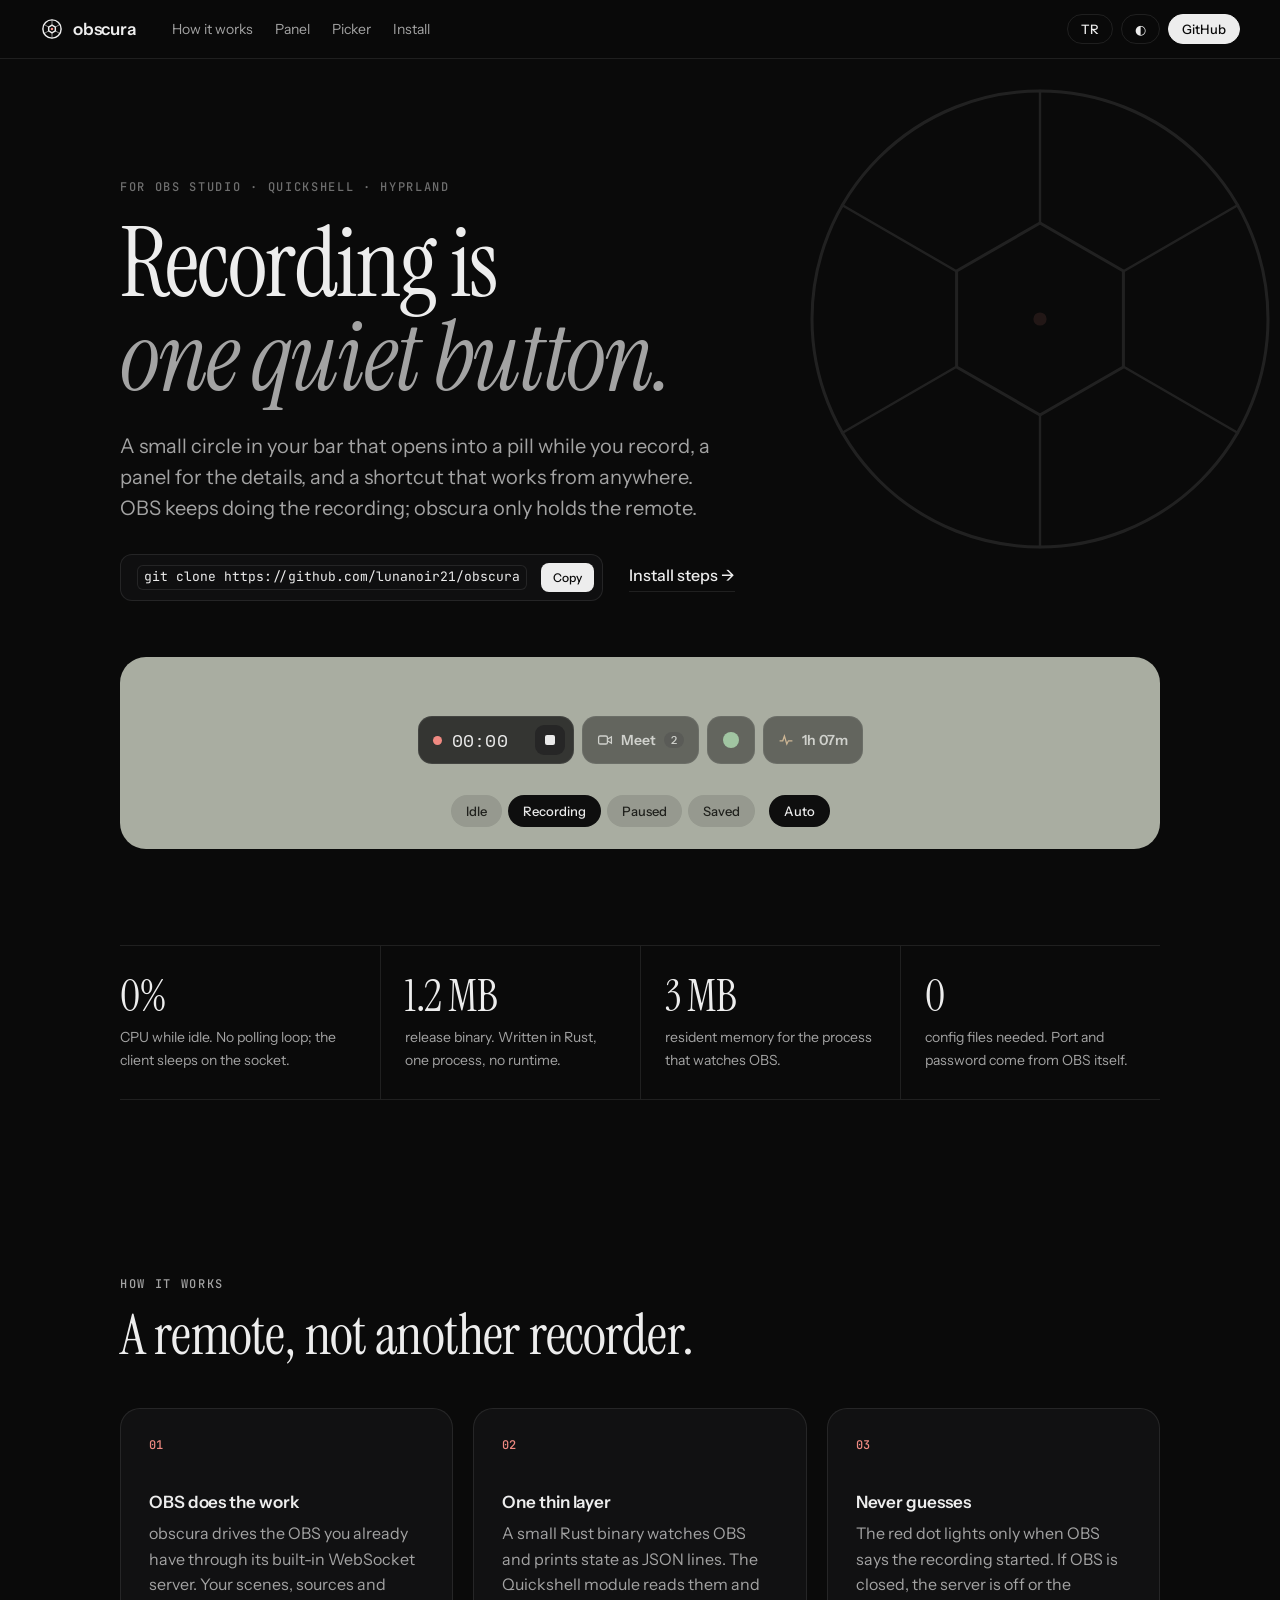
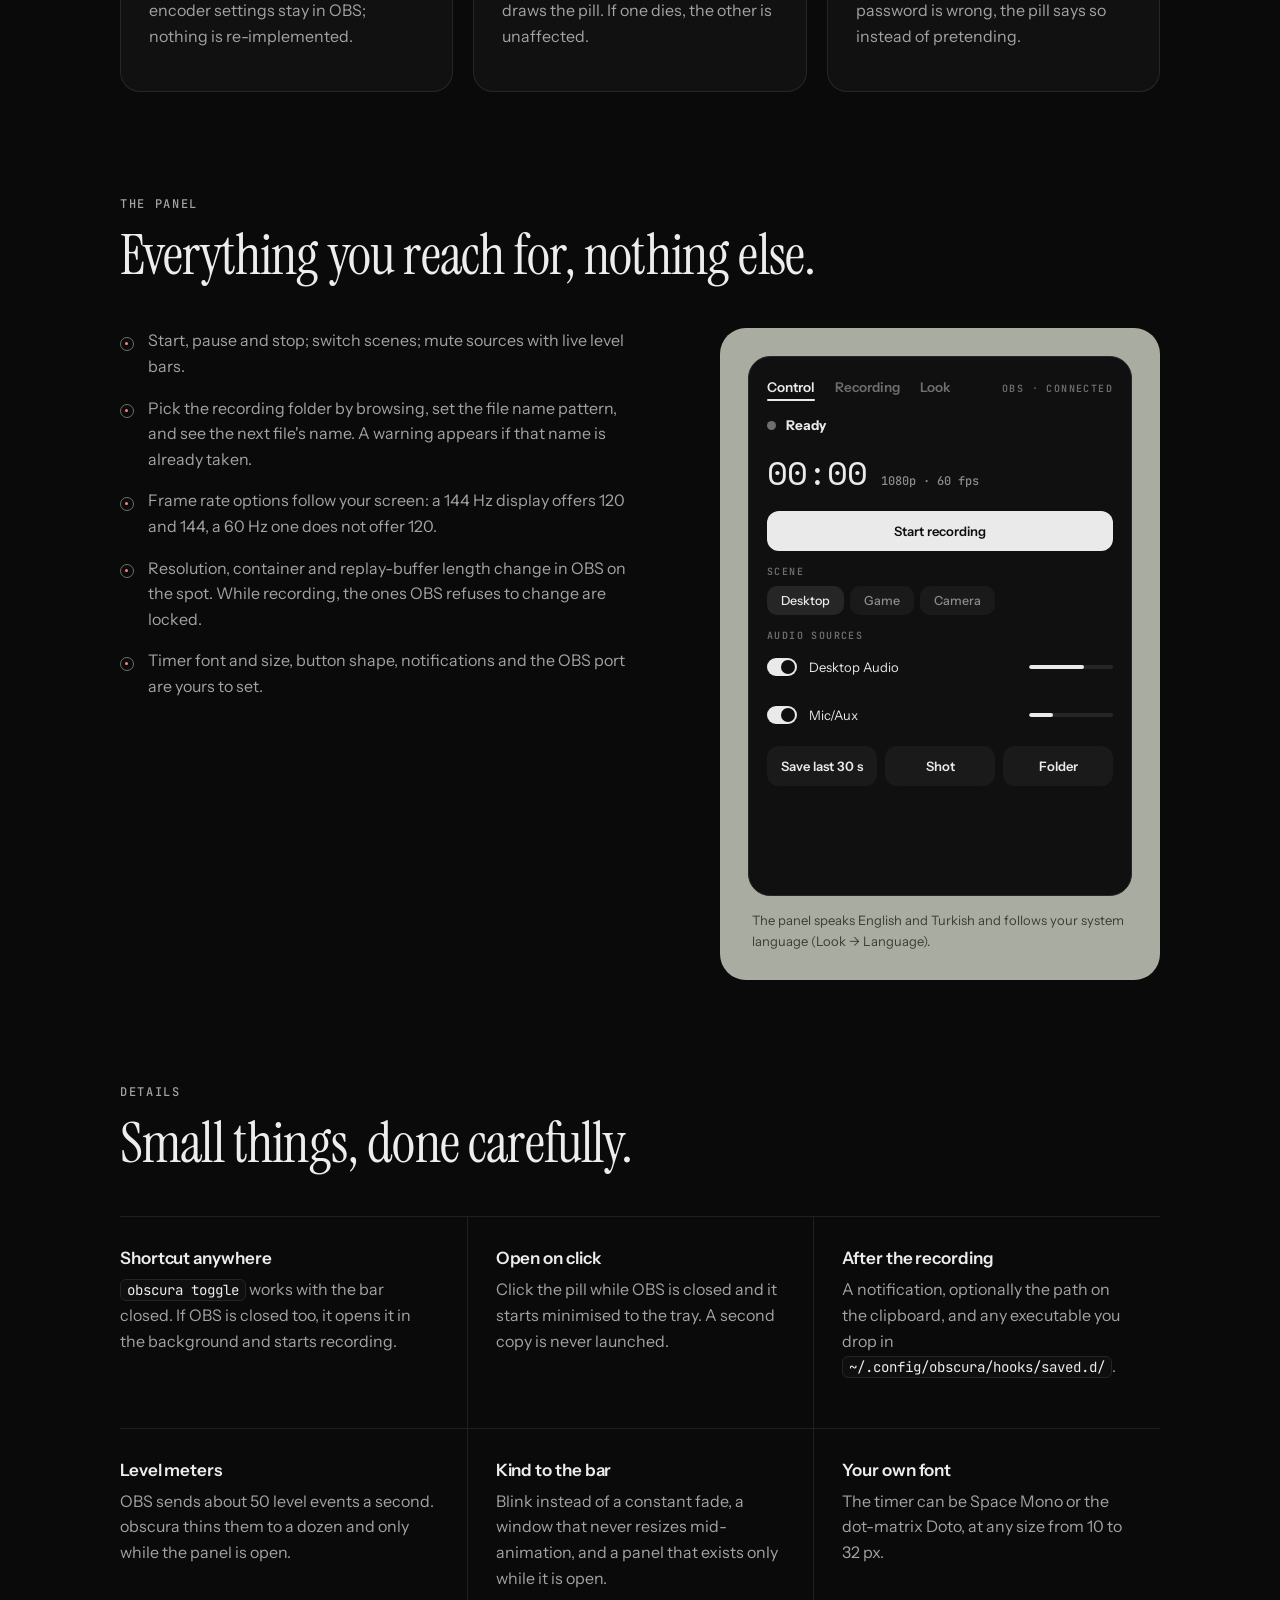
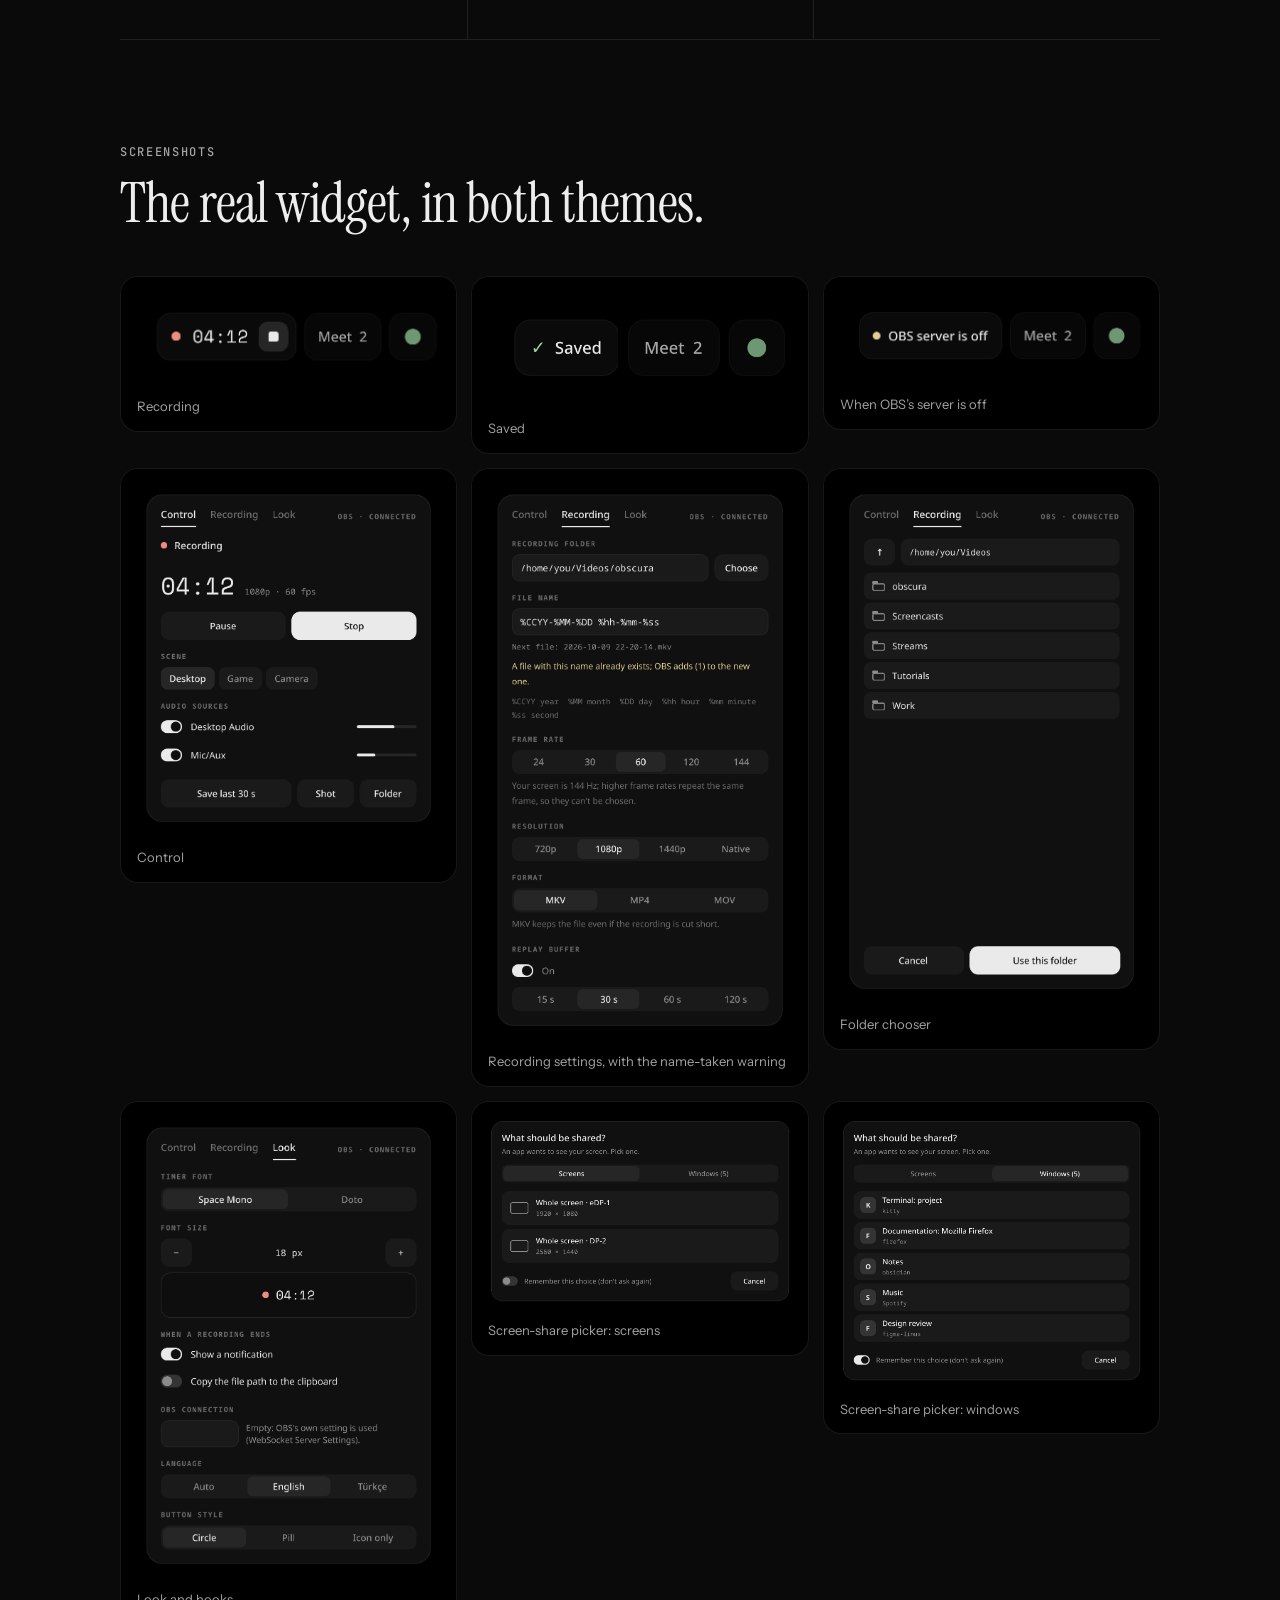
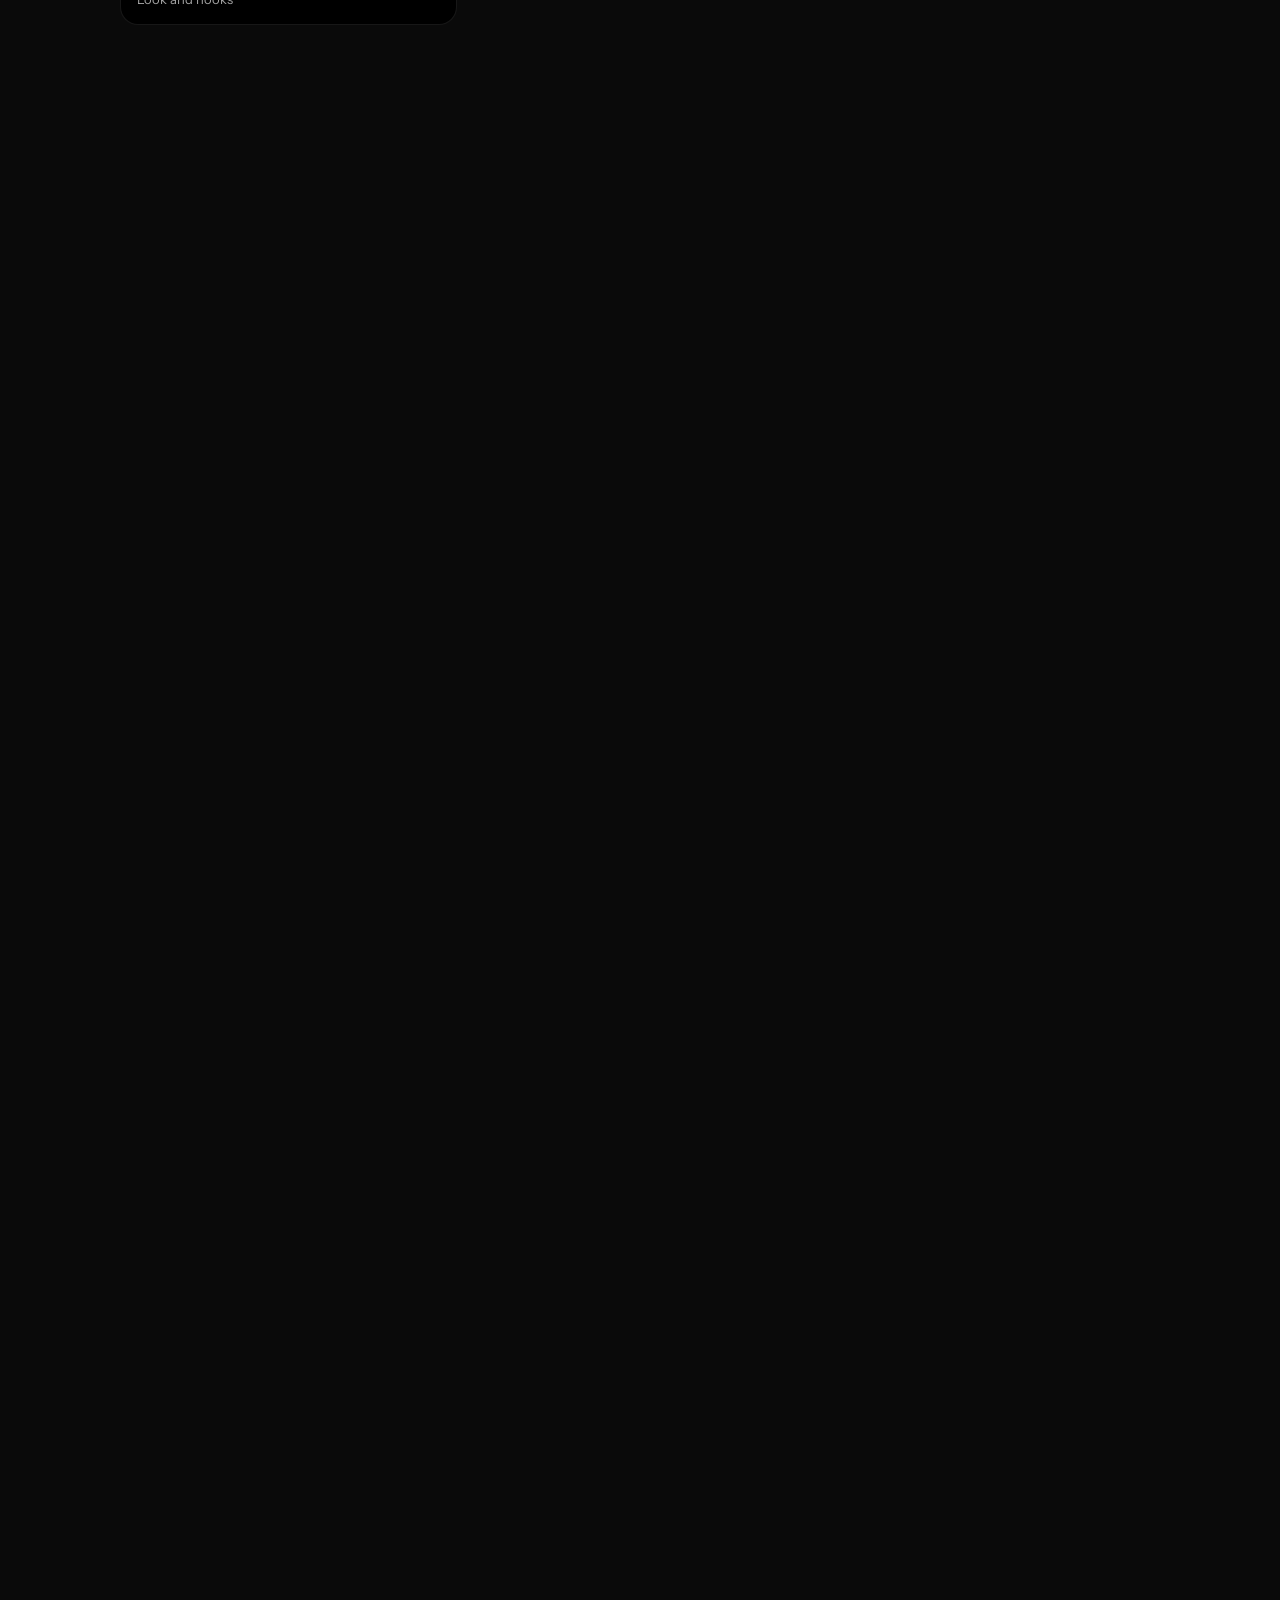
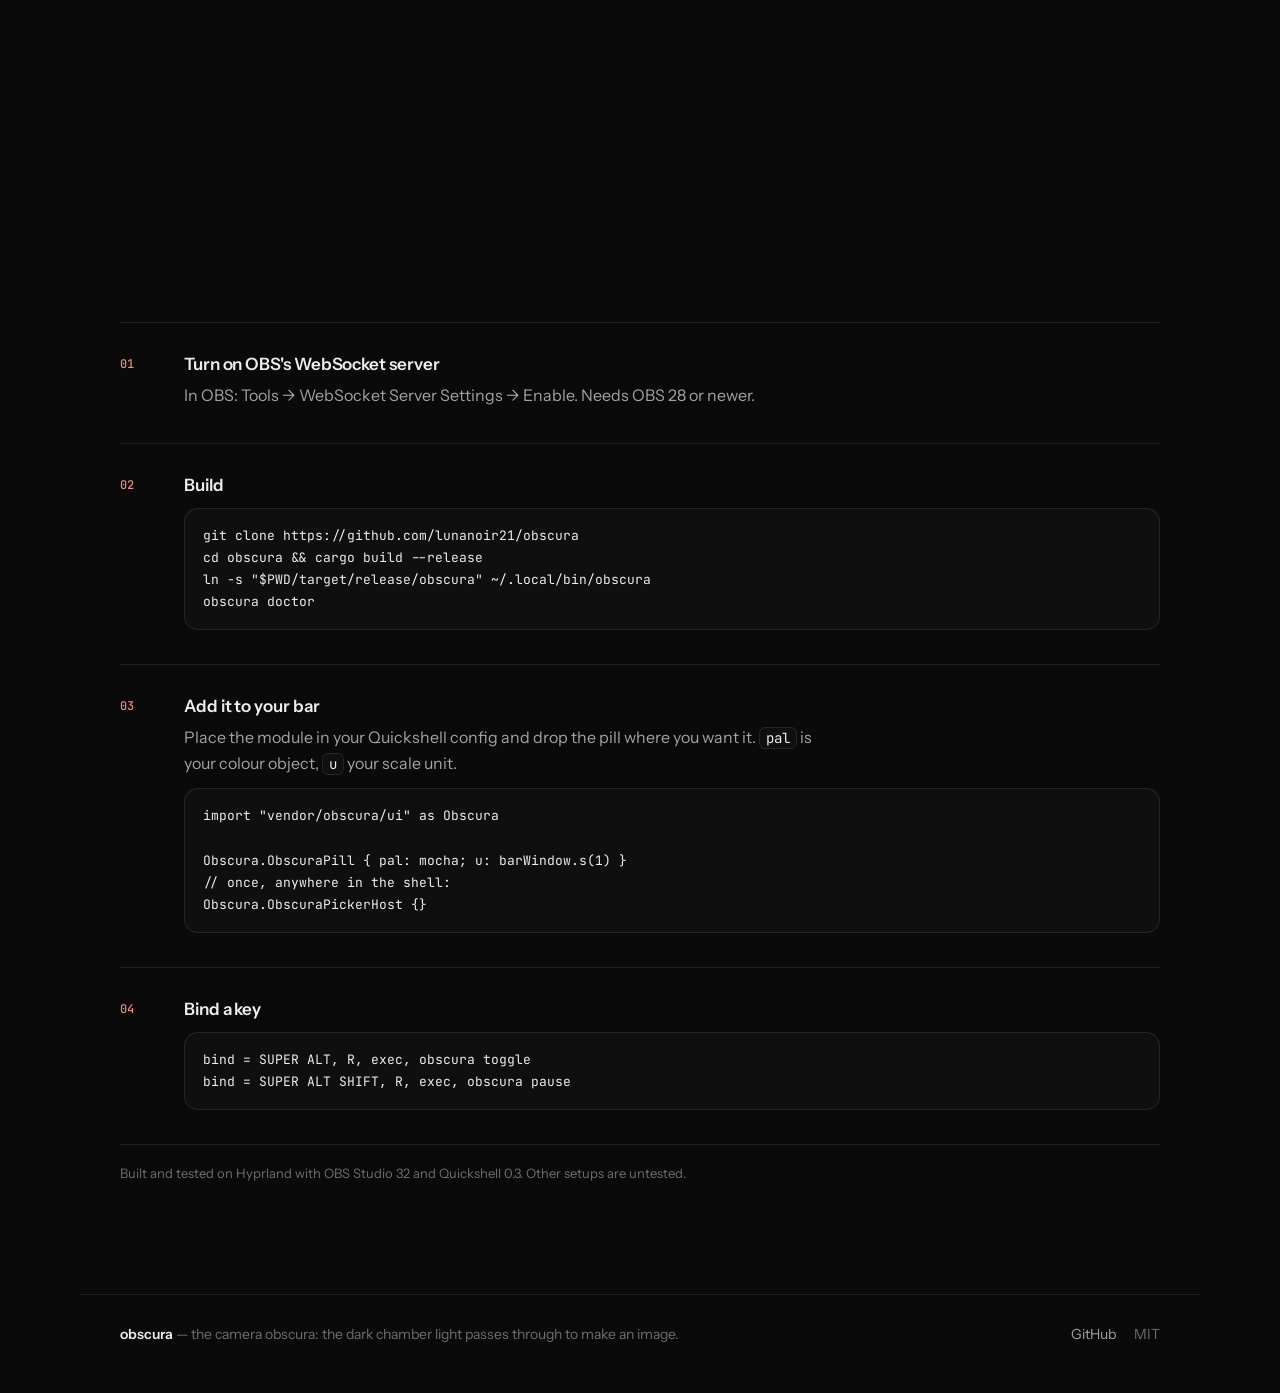
<file: docs/index.html>
<!doctype html>
<html lang="en" data-theme="dark">
<head>
<meta charset="utf-8">
<meta name="viewport" content="width=device-width, initial-scale=1">
<title>obscura — OBS recording for Quickshell</title>
<meta name="description" content="A thin control layer for OBS Studio on Hyprland: a quiet button in your bar that grows into a pill while you record, a panel for the details, and a shortcut that works from anywhere.">
<link rel="icon" href="favicon.svg" type="image/svg+xml">
<link rel="apple-touch-icon" href="assets/logo-256.png">
<meta property="og:image" content="cover.png">
<link rel="preconnect" href="https://fonts.googleapis.com">
<link rel="preconnect" href="https://fonts.gstatic.com" crossorigin>
<link href="https://fonts.googleapis.com/css2?family=Instrument+Serif:ital@0;1&family=Instrument+Sans:wght@400;500;600&family=JetBrains+Mono:wght@400;500&family=Space+Mono&family=Doto:wght@700;900&display=swap" rel="stylesheet">
<link rel="stylesheet" href="site.css">
</head>
<body>

<header class="nav">
  <a class="brand" href="#top" aria-label="obscura">
    <svg width="24" height="24" viewBox="0 0 100 100" aria-hidden="true" fill="none"><circle cx="50" cy="50" r="38" stroke="currentColor" stroke-width="6"/><polygon points="50,34 63.9,42 63.9,58 50,66 36.1,58 36.1,42" stroke="currentColor" stroke-width="6" stroke-linejoin="round"/><path d="M50 12v22M83 31l-19 11M83 69 64 58M50 88V66M17 69l19-11M17 31l19 11" stroke="currentColor" stroke-width="4" stroke-linecap="round" opacity=".6"/><circle cx="50" cy="50" r="5.5" class="dot"/></svg>
    <span>obscura</span>
  </a>
  <nav aria-label="Sections">
    <a href="#how" data-i18n="nav.how">How it works</a>
    <a href="#panel" data-i18n="nav.panel">Panel</a>
    <a href="#picker" data-i18n="nav.picker">Picker</a>
    <a href="#install" data-i18n="nav.install">Install</a>
  </nav>
  <div class="tools">
    <button class="chip" id="lang" type="button" aria-label="Language">TR</button>
    <button class="chip" id="theme" type="button" aria-label="Theme">◐</button>
    <a class="chip strong" href="https://github.com/lunanoir21/obscura">GitHub</a>
  </div>
</header>

<main id="top">

<!-- ───────── hero ───────── -->
<section class="hero">
  <svg class="obscura-ring" viewBox="0 0 100 100" aria-hidden="true" fill="none"><circle cx="50" cy="50" r="38" stroke="currentColor" stroke-width="0.5"/><polygon points="50,34 63.9,42 63.9,58 50,66 36.1,58 36.1,42" stroke="currentColor" stroke-width="0.5" stroke-linejoin="round"/><path d="M50 12v22M83 31l-19 11M83 69 64 58M50 88V66M17 69l19-11M17 31l19 11" stroke="currentColor" stroke-width="0.4" stroke-linecap="round"/><circle cx="50" cy="50" r="1.1" class="dot"/></svg>
  <p class="eyebrow" data-i18n="hero.eyebrow">for OBS Studio · Quickshell · Hyprland</p>
  <h1><span data-i18n="hero.h1a">Recording is</span><br><em data-i18n="hero.h1b">one quiet button.</em></h1>
  <p class="lede" data-i18n="hero.lede">A small circle in your bar that opens into a pill while you record, a panel for the details, and a shortcut that works from anywhere. OBS keeps doing the recording; obscura only holds the remote.</p>
  <div class="cta">
    <div class="cmd" id="cmd"><code>git clone https://github.com/lunanoir21/obscura</code><button type="button" id="copy" aria-label="Copy">Copy</button></div>
    <a class="link" href="#install" data-i18n="hero.more">Install steps →</a>
  </div>

  <div class="stage" aria-label="Interactive demo of the bar pill">
    <div class="bar">
      <div class="pill-slot"><div class="opill" id="opill" data-mode="idle">
        <div class="layer l-idle"><span class="ring"><i></i></span></div>
        <div class="layer l-rec"><span class="rdot"></span><span class="clock" id="clock">00:00</span><span class="stop"><i></i></span></div>
        <div class="layer l-pause"><span class="pbars"><i></i><i></i></span><span class="clock dim" id="clock2">00:00</span><span class="stop"><i></i></span></div>
        <div class="layer l-saved"><span class="tick">✓</span><span data-i18n="demo.saved">Saved</span></div>
      </div></div>
      <div class="ghostpill"><svg width="16" height="16" viewBox="0 0 20 20" fill="none" stroke="currentColor" stroke-width="1.6"><rect x="2" y="5" width="11" height="10" rx="2"/><path d="M13 9l5-3v8l-5-3"/></svg>Meet<b>2</b></div>
      <div class="ghostpill round"><i class="spot"></i></div>
      <div class="ghostpill"><svg width="16" height="16" viewBox="0 0 20 20" fill="none" stroke="#e5bc8d" stroke-width="1.6"><path d="M2 11h4l2-6 3 10 2-4h5"/></svg>1h 07m</div>
    </div>
    <div class="steps" role="group" aria-label="Demo state">
      <button type="button" data-set="idle" class="on" data-i18n="demo.idle">Idle</button>
      <button type="button" data-set="rec" data-i18n="demo.rec">Recording</button>
      <button type="button" data-set="pause" data-i18n="demo.pause">Paused</button>
      <button type="button" data-set="saved" data-i18n="demo.savedBtn">Saved</button>
      <button type="button" id="auto" class="auto on" data-i18n="demo.auto">Auto</button>
    </div>
  </div>
</section>

<!-- ───────── principles ───────── -->
<section class="band">
  <div class="facts">
    <div><b>0%</b><span data-i18n="f.cpu">CPU while idle. No polling loop; the client sleeps on the socket.</span></div>
    <div><b>1.2 MB</b><span data-i18n="f.size">release binary. Written in Rust, one process, no runtime.</span></div>
    <div><b>3 MB</b><span data-i18n="f.ram">resident memory for the process that watches OBS.</span></div>
    <div><b>0</b><span data-i18n="f.cfg">config files needed. Port and password come from OBS itself.</span></div>
  </div>
</section>

<!-- ───────── how ───────── -->
<section id="how" class="sec">
  <p class="label" data-i18n="how.label">How it works</p>
  <h2 data-i18n="how.h">A remote, not another recorder.</h2>
  <div class="trio">
    <article>
      <span class="n">01</span>
      <h3 data-i18n="how.1h">OBS does the work</h3>
      <p data-i18n="how.1p">obscura drives the OBS you already have through its built-in WebSocket server. Your scenes, sources and encoder settings stay in OBS; nothing is re-implemented.</p>
    </article>
    <article>
      <span class="n">02</span>
      <h3 data-i18n="how.2h">One thin layer</h3>
      <p data-i18n="how.2p">A small Rust binary watches OBS and prints state as JSON lines. The Quickshell module reads them and draws the pill. If one dies, the other is unaffected.</p>
    </article>
    <article>
      <span class="n">03</span>
      <h3 data-i18n="how.3h">Never guesses</h3>
      <p data-i18n="how.3p">The red dot lights only when OBS says the recording started. If OBS is closed, the server is off or the password is wrong, the pill says so instead of pretending.</p>
    </article>
  </div>
</section>

<!-- ───────── panel ───────── -->
<section id="panel" class="sec">
  <p class="label" data-i18n="panel.label">The panel</p>
  <h2 data-i18n="panel.h">Everything you reach for, nothing else.</h2>
  <div class="panel-wrap">
    <div class="panel-copy">
      <ul class="ticks">
        <li data-i18n="panel.l1">Start, pause and stop; switch scenes; mute sources with live level bars.</li>
        <li data-i18n="panel.l2">Pick the recording folder by browsing, set the file name pattern, and see the next file's name. A warning appears if that name is already taken.</li>
        <li data-i18n="panel.l3">Frame rate options follow your screen: a 144 Hz display offers 120 and 144, a 60 Hz one does not offer 120.</li>
        <li data-i18n="panel.l4">Resolution, container and replay-buffer length change in OBS on the spot. While recording, the ones OBS refuses to change are locked.</li>
        <li data-i18n="panel.l5">Timer font and size, button shape, notifications and the OBS port are yours to set.</li>
      </ul>
    </div>
    <div class="panel-stage">
      <div class="opanel" id="opanel">
        <div class="tabs" role="tablist">
          <button role="tab" class="on" data-tab="0" data-i18n="tab.control">Control</button>
          <button role="tab" data-tab="1" data-i18n="tab.record">Recording</button>
          <button role="tab" data-tab="2" data-i18n="tab.look">Look</button>
          <span class="conn">OBS · bağlı</span>
        </div>

        <div class="tabpane on" data-pane="0">
          <div class="state"><i class="d"></i><b>Hazır</b></div>
          <div class="bigtime"><span id="pt">00:00</span><small>1080p · 60 fps</small></div>
          <div class="btn primary">Kaydı başlat</div>
          <div class="cap">Sahne</div>
          <div class="chips"><span class="on">Sahne</span><span>Oyun</span><span>Kamera</span></div>
          <div class="cap">Ses kaynakları</div>
          <div class="src"><i class="sw on"></i><span>Masaüstü Ses</span><em class="lvl"><u style="width:62%"></u></em></div>
          <div class="src"><i class="sw on"></i><span>Mic/Aux</span><em class="lvl"><u style="width:24%"></u></em></div>
          <div class="row3"><div class="btn wide">Son 30 sn'yi kaydet</div><div class="btn">Ekran</div><div class="btn">Klasör</div></div>
        </div>

        <div class="tabpane" data-pane="1">
          <div class="cap">Kayıt klasörü</div>
          <div class="frow"><div class="field mono">/home/luna/Videos/obscura</div><div class="btn sm">Seç</div></div>
          <div class="cap">Dosya adı</div>
          <div class="field mono">%CCYY-%MM-%DD %hh-%mm-%ss</div>
          <div class="hint mono">Sonraki dosya: 2026-10-09 22-20-14.mkv</div>
          <div class="hint warn">Bu adla bir dosya zaten var; OBS yenisinin sonuna (1) ekleyerek kaydeder.</div>
          <div class="cap">Kare hızı</div>
          <div class="seg"><span>24</span><span>30</span><span class="on">60</span><span>120</span><span>144</span></div>
          <div class="cap">Çözünürlük</div>
          <div class="seg"><span>720p</span><span class="on">1080p</span><span>1440p</span><span>Yerel</span></div>
          <div class="cap">Biçim</div>
          <div class="seg"><span class="on">MKV</span><span>MP4</span><span>MOV</span></div>
        </div>

        <div class="tabpane" data-pane="2">
          <div class="cap">Süre yazısı</div>
          <div class="seg big"><span class="on" style="font-family:'Space Mono',monospace">04:12</span><span style="font-family:'Doto',monospace;font-weight:900;font-size:21px">04:12</span></div>
          <div class="cap">Yazı boyutu</div>
          <div class="frow"><div class="btn sm sq">−</div><div class="mid mono">18 px</div><div class="btn sm sq">+</div></div>
          <div class="cap">Kayıt bitince</div>
          <div class="src"><i class="sw on"></i><span>Bildirim göster</span></div>
          <div class="src"><i class="sw"></i><span>Dosya yolunu panoya kopyala</span></div>
          <div class="cap">Düğme biçimi</div>
          <div class="seg"><span class="on">Daire</span><span>Hap</span><span>Yalnız simge</span></div>
        </div>
      </div>
      <p class="note" data-i18n="panel.note">The panel speaks English and Turkish and follows your system language (Look → Language).</p>
    </div>
  </div>
</section>

<!-- ───────── features ───────── -->
<section class="sec">
  <p class="label" data-i18n="feat.label">Details</p>
  <h2 data-i18n="feat.h">Small things, done carefully.</h2>
  <div class="grid">
    <article><h3 data-i18n="feat.1h">Shortcut anywhere</h3><p data-i18n="feat.1p"><code>obscura toggle</code> works with the bar closed. If OBS is closed too, it opens it in the background and starts recording.</p></article>
    <article><h3 data-i18n="feat.2h">Open on click</h3><p data-i18n="feat.2p">Click the pill while OBS is closed and it starts minimised to the tray. A second copy is never launched.</p></article>
    <article><h3 data-i18n="feat.3h">After the recording</h3><p data-i18n="feat.3p">A notification, optionally the path on the clipboard, and any executable you drop in <code>~/.config/obscura/hooks/saved.d/</code>.</p></article>
    <article><h3 data-i18n="feat.4h">Level meters</h3><p data-i18n="feat.4p">OBS sends about 50 level events a second. obscura thins them to a dozen and only while the panel is open.</p></article>
    <article><h3 data-i18n="feat.5h">Kind to the bar</h3><p data-i18n="feat.5p">Blink instead of a constant fade, a window that never resizes mid-animation, and a panel that exists only while it is open.</p></article>
    <article><h3 data-i18n="feat.6h">Your own font</h3><p data-i18n="feat.6p">The timer can be Space Mono or the dot-matrix Doto, at any size from 10 to 32 px.</p></article>
  </div>
</section>

<!-- ───────── screenshots ───────── -->
<section id="shots" class="sec">
  <p class="label" data-i18n="shots.label">Screenshots</p>
  <h2 data-i18n="shots.h">The real widget, in both themes.</h2>
  <div class="gallery">
    <figure><img src="screenshots/bar-recording.png" alt="The pill while recording" loading="lazy"><figcaption data-i18n="shots.c1">Recording</figcaption></figure>
    <figure><img src="screenshots/bar-saved.png" alt="The pill after saving" loading="lazy"><figcaption data-i18n="shots.c2">Saved</figcaption></figure>
    <figure><img src="screenshots/bar-server-off.png" alt="OBS server off" loading="lazy"><figcaption data-i18n="shots.c3">When OBS’s server is off</figcaption></figure>
    <figure><img src="screenshots/panel-control.png" alt="Panel: control" loading="lazy"><figcaption data-i18n="shots.c4">Control</figcaption></figure>
    <figure><img src="screenshots/panel-record.png" alt="Panel: recording" loading="lazy"><figcaption data-i18n="shots.c5">Recording settings, with the name-taken warning</figcaption></figure>
    <figure><img src="screenshots/panel-folder.png" alt="Panel: folder chooser" loading="lazy"><figcaption data-i18n="shots.c6">Folder chooser</figcaption></figure>
    <figure><img src="screenshots/panel-look.png" alt="Panel: look" loading="lazy"><figcaption data-i18n="shots.c7">Look and hooks</figcaption></figure>
    <figure><img src="screenshots/picker-screens.png" alt="Picker: screens" loading="lazy"><figcaption data-i18n="shots.c8">Screen-share picker: screens</figcaption></figure>
    <figure><img src="screenshots/picker-windows.png" alt="Picker: windows" loading="lazy"><figcaption data-i18n="shots.c9">Screen-share picker: windows</figcaption></figure>
  </div>
  <p class="note" data-i18n="shots.note">Drawn by the widget’s own code in a made-up world, so nothing here comes from a real desktop.</p>
</section>

<!-- ───────── picker ───────── -->
<section id="picker" class="sec">
  <p class="label" data-i18n="pick.label">Screen-share picker</p>
  <h2 data-i18n="pick.h">The dialog OBS asks for, in your style.</h2>
  <div class="pick-wrap">
    <div class="pick-copy">
      <p data-i18n="pick.p1">On Wayland, OBS asks the desktop portal which screen or window to capture, and the stock dialog does not look like anything else on your desktop. obscura can answer that question itself, with a card drawn by your Quickshell setup.</p>
      <p data-i18n="pick.p2">It is optional and safe: if the widget is not running, the stock dialog appears. One caveat: the portal does not say who is asking, so every app's share request, browser and Discord included, uses this card.</p>
      <pre class="code"><code>obscura picker-setup install
systemctl --user restart xdg-desktop-portal-hyprland
# back to the stock dialog:
obscura picker-setup uninstall</code></pre>
    </div>
    <div class="pick-card" aria-hidden="true">
      <h4>Ne paylaşılsın?</h4>
      <p>Bir uygulama ekranını görmek istiyor. Birini seç.</p>
      <div class="seg"><span class="on">Ekranlar</span><span>Pencereler (6)</span></div>
      <div class="scr"><i class="mon"></i><div><b>Tüm ekran · eDP-1</b><small>1920 × 1080</small></div></div>
      <div class="foot"><i class="sw"></i><span>Bu seçimi hatırla (bir daha sorma)</span><div class="btn sm">İptal</div></div>
    </div>
  </div>
</section>

<!-- ───────── install ───────── -->
<section id="install" class="sec">
  <p class="label" data-i18n="inst.label">Install</p>
  <h2 data-i18n="inst.h">From source, five minutes.</h2>
  <figure class="film">
    <video id="film" controls preload="metadata" playsinline poster="video/poster-en.jpg" width="1280" height="720">
      <source src="video/obscura-install-en.mp4" type="video/mp4">
    </video>
    <figcaption data-i18n="film.cap">The whole install, start to finish: OBS, build, bar, shortcut (82 s, no sound).</figcaption>
  </figure>
  <figure class="term"><img src="assets/install.svg" width="780" height="506" alt="Animated terminal: git clone, cargo build, obscura doctor, obscura toggle" loading="lazy"></figure>
  <ol class="install">
    <li>
      <h3 data-i18n="inst.1h">Turn on OBS's WebSocket server</h3>
      <p data-i18n="inst.1p">In OBS: Tools → WebSocket Server Settings → Enable. Needs OBS 28 or newer.</p>
    </li>
    <li>
      <h3 data-i18n="inst.2h">Build</h3>
<pre class="code"><code>git clone https://github.com/lunanoir21/obscura
cd obscura && cargo build --release
ln -s "$PWD/target/release/obscura" ~/.local/bin/obscura
obscura doctor</code></pre>
    </li>
    <li>
      <h3 data-i18n="inst.3h">Add it to your bar</h3>
      <p data-i18n="inst.3p">Place the module in your Quickshell config and drop the pill where you want it. <code>pal</code> is your colour object, <code>u</code> your scale unit.</p>
<pre class="code"><code>import "vendor/obscura/ui" as Obscura

Obscura.ObscuraPill { pal: mocha; u: barWindow.s(1) }
// once, anywhere in the shell:
Obscura.ObscuraPickerHost {}</code></pre>
    </li>
    <li>
      <h3 data-i18n="inst.4h">Bind a key</h3>
<pre class="code"><code>bind = SUPER ALT, R, exec, obscura toggle
bind = SUPER ALT SHIFT, R, exec, obscura pause</code></pre>
    </li>
  </ol>
  <p class="note" data-i18n="inst.note">Built and tested on Hyprland with OBS Studio 32 and Quickshell 0.3. Other setups are untested.</p>
</section>

</main>

<footer class="foot-bar">
  <div>
    <b>obscura</b> <span data-i18n="foot.tag">— the camera obscura: the dark chamber light passes through to make an image.</span>
  </div>
  <div class="links"><a href="https://github.com/lunanoir21/obscura">GitHub</a><span>MIT</span></div>
</footer>

<script src="site.js"></script>
</body>
</html>
</file>
<file: docs/site.css>
:root {
  --wall: #0a0a0a;
  --raise: #111112;
  --ink: #ededed;
  --ink-2: #a3a3a3;
  --ink-3: #6e6e6e;
  --rule: rgba(255, 255, 255, 0.09);
  --code: #0f0f10;
  --accent: #f08a82;
  --ok: #9dd6a4;
  --warn: #e3cd92;
  --stage: #a9ada1;
  --shot-bg: #000000;

  /* the widget's own colours, same in both themes */
  --w-base: #0e0e0e;
  --w-mantle: #101010;
  --w-s0: #1a1a1a;
  --w-s1: #262626;
  --w-s2: #343434;
  --w-o0: #6e6e6e;
  --w-o1: #8c8c8c;
  --w-text: #eaeaea;

  --serif: "Instrument Serif", Georgia, serif;
  --sans: "Instrument Sans", system-ui, sans-serif;
  --mono: "JetBrains Mono", ui-monospace, monospace;
  --ease: cubic-bezier(0.16, 1, 0.3, 1);
  --wrap: 1120px;
  color-scheme: dark;
}
:root[data-theme="light"] {
  --wall: #f5f4f0;
  --raise: #ecebe6;
  --ink: #111111;
  --ink-2: #55555a;
  --ink-3: #8a8a8f;
  --rule: rgba(0, 0, 0, 0.1);
  --code: #ebeae5;
  --shot-bg: #ffffff;
  --accent: #d4574c;
  color-scheme: light;
}

* { box-sizing: border-box; }
html { scroll-behavior: smooth; scroll-padding-top: 84px; }
body {
  margin: 0;
  background: var(--wall);
  color: var(--ink);
  font: 400 16px/1.6 var(--sans);
  -webkit-font-smoothing: antialiased;
}
a { color: inherit; }
code, pre { font-family: var(--mono); }
:focus-visible { outline: 2px solid var(--ink); outline-offset: 3px; border-radius: 6px; }
.dot { fill: var(--accent); }

/* ── nav ── */
.nav {
  position: sticky; top: 0; z-index: 20;
  display: flex; align-items: center; gap: 24px;
  padding: 14px clamp(16px, 4vw, 40px);
  background: color-mix(in srgb, var(--wall) 82%, transparent);
  backdrop-filter: blur(14px);
  border-bottom: 1px solid var(--rule);
}
.brand { display: flex; align-items: center; gap: 9px; text-decoration: none; font: 600 17px var(--sans); letter-spacing: -0.01em; }
.nav nav { display: flex; gap: 22px; margin-left: 12px; flex: 1; }
.nav nav a { text-decoration: none; color: var(--ink-2); font-size: 14px; transition: color 0.2s; }
.nav nav a:hover { color: var(--ink); }
.tools { display: flex; gap: 8px; align-items: center; }
.chip {
  font: 500 13px var(--sans); color: var(--ink); text-decoration: none; cursor: pointer;
  background: transparent; border: 1px solid var(--rule); border-radius: 999px; padding: 6px 13px;
  transition: background 0.2s, border-color 0.2s;
}
.chip:hover { background: var(--raise); }
.chip.strong { background: var(--ink); color: var(--wall); border-color: var(--ink); }
.chip.strong:hover { opacity: 0.88; background: var(--ink); }

main { overflow-x: clip; }
.hero, .sec, .band { max-width: var(--wrap); margin: 0 auto; padding-inline: clamp(16px, 4vw, 40px); }

/* ── hero ── */
.hero { position: relative; padding-top: clamp(56px, 10vw, 120px); padding-bottom: 72px; }
.obscura-ring {
  position: absolute; right: -140px; top: -40px; width: 600px; height: 600px; color: var(--ink);
  opacity: 0.1; pointer-events: none;
}
.eyebrow { font: 500 12px var(--mono); letter-spacing: 0.14em; text-transform: uppercase; color: var(--ink-3); margin: 0 0 22px; }
h1 { font: 400 clamp(46px, 8.4vw, 96px)/0.98 var(--serif); letter-spacing: -0.02em; margin: 0 0 26px; }
h1 em { font-style: italic; color: var(--ink-2); }
.lede { max-width: 600px; font-size: clamp(17px, 2vw, 20px); line-height: 1.55; color: var(--ink-2); margin: 0 0 30px; }
.cta { display: flex; flex-wrap: wrap; gap: 18px 26px; align-items: center; margin-bottom: 56px; }
.cmd {
  display: flex; align-items: center; gap: 14px; max-width: 100%;
  background: var(--code); border: 1px solid var(--rule); border-radius: 12px; padding: 8px 8px 8px 16px;
}
.cmd code { font-size: 13px; color: var(--ink); overflow-x: auto; white-space: nowrap; }
.cmd button {
  font: 500 12px var(--sans); cursor: pointer; border: 0; border-radius: 8px; padding: 7px 12px;
  background: var(--ink); color: var(--wall);
}
.link { text-decoration: none; font-weight: 500; border-bottom: 1px solid var(--rule); padding-bottom: 2px; }
.link:hover { border-color: var(--ink); }

/* ── bar demo ── */
.stage { background: var(--stage); border-radius: 26px; padding: clamp(28px, 5vw, 56px) clamp(18px, 4vw, 48px) 22px; }
.bar { display: flex; justify-content: center; align-items: center; gap: 8px; flex-wrap: wrap; min-height: 54px; }
.ghostpill {
  height: 48px; border-radius: 14px; background: color-mix(in srgb, var(--w-base) 75%, transparent);
  border: 1px solid rgba(234, 234, 234, 0.08); display: flex; align-items: center; gap: 8px; padding: 0 14px;
  color: var(--w-text); font: 600 14px var(--sans); opacity: 0.6;
}
.ghostpill b { background: var(--w-s1); border-radius: 9px; padding: 1px 7px; font-size: 11px; font-weight: 500; }
.ghostpill.round { width: 48px; padding: 0; justify-content: center; }
.spot { width: 16px; height: 16px; border-radius: 50%; background: #9dd6a4; display: block; }
.pill-slot { height: 48px; }
.opill {
  position: relative; height: 48px; width: 48px; border-radius: 14px; overflow: hidden;
  background: color-mix(in srgb, var(--w-base) 75%, transparent); border: 1px solid rgba(234, 234, 234, 0.08);
  transition: width 0.4s var(--ease), border-color 0.2s; color: var(--w-text);
}
.opill:hover { border-color: rgba(234, 234, 234, 0.16); }
.opill[data-mode="rec"], .opill[data-mode="pause"] { width: 156px; }
.opill[data-mode="saved"] { width: 128px; }
.layer { position: absolute; inset: 0; display: flex; align-items: center; gap: 10px; padding-left: 14px; opacity: 0; pointer-events: none; transition: opacity 0.24s; white-space: nowrap; font: 600 14px var(--sans); }
.opill[data-mode="idle"] .l-idle, .opill[data-mode="rec"] .l-rec, .opill[data-mode="pause"] .l-pause, .opill[data-mode="saved"] .l-saved { opacity: 1; }
.l-idle { justify-content: center; padding-left: 0; }
.ring { width: 18px; height: 18px; border-radius: 50%; border: 1.6px solid var(--w-o1); display: grid; place-items: center; opacity: 0.8; transition: opacity 0.2s; }
.ring i { width: 6px; height: 6px; border-radius: 50%; background: var(--w-o1); transition: background 0.2s; }
.opill:hover .ring { opacity: 1; }
.opill:hover .ring i { background: var(--accent); }
.rdot { width: 9px; height: 9px; border-radius: 50%; background: #f08a82; animation: blink 1.6s steps(1) infinite; flex: none; }
@keyframes blink { 0% { opacity: 1; } 50% { opacity: 0.4; } }
.clock { font: 400 18px "Space Mono", monospace; letter-spacing: 0.3px; min-width: 52px; }
.clock.dim { color: #a8a8a8; }
.stop { margin-left: auto; margin-right: 8px; width: 30px; height: 30px; border-radius: 9px; background: var(--w-s1); display: grid; place-items: center; flex: none; }
.stop i { width: 10px; height: 10px; border-radius: 2px; background: var(--w-text); }
.pbars { display: flex; gap: 2.4px; width: 12px; }
.pbars i { width: 3px; height: 10px; border-radius: 1px; background: #e3cd92; }
.tick { color: #9dd6a4; font-weight: 700; }
.steps { display: flex; gap: 6px; justify-content: center; flex-wrap: wrap; margin-top: 28px; }
.steps button {
  font: 500 13px var(--sans); cursor: pointer; padding: 7px 14px; border-radius: 999px;
  background: rgba(14, 14, 14, 0.12); color: #20211d; border: 1px solid transparent; transition: background 0.2s, color 0.2s;
}
.steps button:hover { background: rgba(14, 14, 14, 0.2); }
.steps button.on { background: #0e0e0e; color: #eaeaea; }
.steps .auto { margin-left: 8px; border-color: rgba(14, 14, 14, 0.25); }

/* ── facts ── */
.band { padding-block: 24px 72px; }
.facts { display: grid; grid-template-columns: repeat(4, 1fr); gap: 0; border-top: 1px solid var(--rule); border-bottom: 1px solid var(--rule); }
.facts div { padding: 28px 24px 28px 0; display: flex; flex-direction: column; gap: 8px; }
.facts div + div { padding-left: 24px; border-left: 1px solid var(--rule); }
.facts b { font: 400 44px/1 var(--serif); letter-spacing: -0.01em; }
.facts span { font-size: 14px; color: var(--ink-2); max-width: 220px; }

/* ── sections ── */
.sec { padding-block: clamp(56px, 9vw, 104px) 0; }
.label { font: 500 12px var(--mono); letter-spacing: 0.14em; text-transform: uppercase; color: var(--ink-3); margin: 0 0 14px; }
h2 { font: 400 clamp(34px, 5vw, 56px)/1.04 var(--serif); letter-spacing: -0.015em; margin: 0 0 44px; max-width: 760px; }
h3 { font: 600 17px/1.3 var(--sans); margin: 0 0 8px; letter-spacing: -0.005em; }
p { margin: 0 0 14px; }
.sec p, .grid p, .trio p { color: var(--ink-2); }
code { font-size: 0.88em; background: var(--code); border: 1px solid var(--rule); border-radius: 6px; padding: 1px 6px; color: var(--ink); }
.note { font-size: 13px; color: var(--ink-3) !important; margin-top: 18px; }

.trio { display: grid; grid-template-columns: repeat(3, 1fr); gap: 20px; }
.trio article { border: 1px solid var(--rule); border-radius: 20px; padding: 28px; background: var(--raise); }
.n { font: 500 12px var(--mono); color: var(--accent); display: block; margin-bottom: 38px; }

.grid { display: grid; grid-template-columns: repeat(3, 1fr); gap: 0; border-top: 1px solid var(--rule); }
.grid article { padding: 30px 28px 34px 0; border-bottom: 1px solid var(--rule); }
.grid article:not(:nth-child(3n + 1)) { padding-left: 28px; border-left: 1px solid var(--rule); }

.ticks { list-style: none; padding: 0; margin: 0; display: grid; gap: 16px; }
.ticks li { position: relative; padding-left: 28px; color: var(--ink-2); }
.ticks li::before { content: ""; position: absolute; left: 0; top: 0.55em; width: 12px; height: 12px; border-radius: 50%; border: 1.6px solid var(--ink-3); }
.ticks li::after { content: ""; position: absolute; left: 4.5px; top: calc(0.55em + 4.5px); width: 3px; height: 3px; border-radius: 50%; background: var(--accent); }

.panel-wrap, .pick-wrap { display: grid; grid-template-columns: 1fr minmax(0, 440px); gap: clamp(32px, 6vw, 80px); align-items: start; }
.panel-stage { background: var(--stage); border-radius: 26px; padding: 28px; }
.panel-stage .note { color: #3b3d37 !important; margin: 14px 4px 0; }

/* ── the widget's panel, redrawn ── */
.opanel, .pick-card {
  background: var(--w-mantle); border: 1px solid var(--w-s1); border-radius: 22px; padding: 18px;
  color: var(--w-text); font: 400 13px var(--sans); display: flex; flex-direction: column; gap: 14px;
}
.opanel { min-height: 540px; }
.tabs { display: flex; gap: 20px; align-items: center; padding-bottom: 2px; }
.tabs button { font: 600 13.5px var(--sans); color: var(--w-o0); background: none; border: 0; padding: 4px 0 6px; cursor: pointer; position: relative; transition: color 0.15s; }
.tabs button.on { color: var(--w-text); }
.tabs button.on::after { content: ""; position: absolute; left: 0; right: 0; bottom: 0; height: 2px; background: var(--w-text); border-radius: 1px; }
.conn { margin-left: auto; font: 600 10px var(--mono); letter-spacing: 0.14em; text-transform: uppercase; color: var(--w-o0); }
.tabpane { display: none; flex-direction: column; gap: 14px; }
.tabpane.on { display: flex; animation: paneIn 0.3s var(--ease); }
@keyframes paneIn { from { opacity: 0; transform: translateY(6px); } }
.cap { font: 600 10px var(--mono); letter-spacing: 0.14em; text-transform: uppercase; color: var(--w-o0); margin-bottom: -6px; }
.state { display: flex; align-items: center; gap: 10px; font-size: 13.5px; }
.state .d { width: 9px; height: 9px; border-radius: 50%; background: var(--w-o0); }
.state.live .d { background: #f08a82; }
.bigtime { display: flex; align-items: baseline; gap: 14px; }
.bigtime span { font: 400 34px "Space Mono", monospace; letter-spacing: -0.03em; }
.bigtime small { font: 500 12px var(--mono); color: var(--w-o1); }
.btn { height: 40px; border-radius: 12px; background: var(--w-s0); display: flex; align-items: center; justify-content: center; font: 600 13px var(--sans); }
.btn.primary { background: #eaeaea; color: #0e0e0e; }
.btn.wide { flex: 2; }
.btn.sm { height: 38px; width: 70px; flex: none; }
.btn.sm.sq { width: 44px; }
.row3 { display: flex; gap: 8px; }
.row3 .btn { flex: 1; }
.chips { display: flex; gap: 6px; flex-wrap: wrap; }
.chips span { padding: 7px 14px; border-radius: 10px; background: var(--w-s0); color: var(--w-o1); font-weight: 500; font-size: 12.5px; }
.chips span.on { background: var(--w-s1); color: var(--w-text); }
.src { display: flex; align-items: center; gap: 12px; height: 34px; }
.sw { width: 30px; height: 18px; border-radius: 9px; background: var(--w-s2); position: relative; flex: none; display: block; }
.sw::after { content: ""; position: absolute; top: 2px; left: 2px; width: 14px; height: 14px; border-radius: 50%; background: var(--w-o1); }
.sw.on { background: #eaeaea; }
.sw.on::after { left: 14px; background: #0e0e0e; }
.lvl { margin-left: auto; width: 84px; height: 4px; border-radius: 2px; background: var(--w-s1); display: block; overflow: hidden; }
.lvl u { display: block; height: 100%; background: #eaeaea; border-radius: 2px; transition: width 0.12s linear; }
.seg { display: flex; background: var(--w-s0); border-radius: 11px; padding: 3px; gap: 2px; }
.seg span { flex: 1; text-align: center; padding: 7px 0; border-radius: 8px; color: var(--w-o1); font-weight: 500; font-size: 12.5px; }
.seg span.on { background: var(--w-s1); color: var(--w-text); }
.seg.big span { padding: 10px 0; font-size: 16px; }
.field { height: 38px; border-radius: 11px; background: var(--w-s0); border: 1px solid var(--w-s1); display: flex; align-items: center; padding: 0 12px; font-size: 12.5px; flex: 1; min-width: 0; overflow: hidden; white-space: nowrap; }
.mono { font-family: var(--mono); }
.frow { display: flex; gap: 8px; align-items: center; }
.mid { flex: 1; text-align: center; font-size: 13px; }
.hint { font-size: 11.5px; color: var(--w-o0); line-height: 1.4; margin-top: -6px; }
.hint.mono { font-size: 11px; color: var(--w-o1); }
.hint.warn { color: #e3cd92; }

/* picker card */
.pick-card { padding: 20px; gap: 16px; }
.pick-card h4 { margin: 0; font: 600 17px var(--sans); }
.pick-card p { margin: -10px 0 0; color: var(--w-o1) !important; font-size: 12.5px; }
.scr { display: flex; align-items: center; gap: 14px; background: var(--w-s1); border-radius: 14px; padding: 0 16px; height: 64px; }
.scr .mon { width: 34px; height: 22px; border-radius: 4px; border: 1.6px solid var(--w-o1); display: block; }
.scr b { display: block; font: 600 14px var(--sans); }
.scr small { color: var(--w-o1); font: 11.5px var(--mono); }
.foot { display: flex; align-items: center; gap: 12px; }
.foot span { flex: 1; color: var(--w-o1); font-size: 12.5px; }
.pick-copy p { color: var(--ink-2); max-width: 520px; }

/* gallery */
.gallery { display: grid; grid-template-columns: repeat(3, minmax(0, 1fr)); gap: 14px; align-items: start; }
.gallery figure { margin: 0; background: var(--shot-bg); border: 1px solid var(--rule); border-radius: 18px; overflow: hidden; display: flex; flex-direction: column; }
.gallery img { display: block; width: 100%; height: auto; }
.gallery figcaption { font-size: 13px; color: var(--ink-2); padding: 0 16px 14px; margin-top: auto; }
@media (max-width: 900px) { .gallery { grid-template-columns: repeat(2, minmax(0, 1fr)); } }
@media (max-width: 560px) { .gallery { grid-template-columns: 1fr; } }

/* code + install */
.film { margin: 0 0 22px; }
.film video { display: block; width: 100%; max-width: 780px; height: auto; border-radius: 18px; background: #0b0b0b; border: 1px solid var(--rule); }
.film figcaption { font-size: 13px; color: var(--ink-3); margin-top: 10px; max-width: 780px; }
.term { margin: 0 0 44px; }
.term img { display: block; width: 100%; max-width: 780px; height: auto; }
.code { background: var(--code); border: 1px solid var(--rule); border-radius: 14px; padding: 16px 18px; margin: 12px 0 0; overflow-x: auto; font-size: 13px; line-height: 1.7; color: var(--ink); }
.code code { background: none; border: 0; padding: 0; font-size: inherit; }
.install { list-style: none; counter-reset: s; padding: 0; margin: 0; display: grid; gap: 0; border-top: 1px solid var(--rule); }
.install li { counter-increment: s; position: relative; padding: 30px 0 34px 64px; border-bottom: 1px solid var(--rule); }
.install li::before { content: counter(s, decimal-leading-zero); position: absolute; left: 0; top: 33px; font: 500 12px var(--mono); color: var(--accent); }
.install p { margin-bottom: 0; max-width: 640px; }

.foot-bar { max-width: var(--wrap); margin: 110px auto 0; padding: 28px clamp(16px, 4vw, 40px) 48px; border-top: 1px solid var(--rule); display: flex; justify-content: space-between; gap: 20px; flex-wrap: wrap; color: var(--ink-3); font-size: 14px; }
.foot-bar b { color: var(--ink); font-weight: 600; }
.foot-bar .links { display: flex; gap: 18px; }
.foot-bar a { color: var(--ink-2); text-decoration: none; }
.foot-bar a:hover { color: var(--ink); }

/* reveal */
.rv { opacity: 0; transform: translateY(18px); transition: opacity 0.7s var(--ease), transform 0.7s var(--ease); }
.rv.in { opacity: 1; transform: none; }

@media (max-width: 900px) {
  .nav nav { display: none; }
  .nav { justify-content: space-between; }
  .facts { grid-template-columns: repeat(2, 1fr); }
  .facts div:nth-child(3) { padding-left: 0; border-left: 0; }
  .facts div:nth-child(n + 3) { border-top: 1px solid var(--rule); }
  .trio, .panel-wrap, .pick-wrap { grid-template-columns: 1fr; }
  .grid { grid-template-columns: 1fr; }
  .grid article, .grid article:not(:nth-child(3n + 1)) { padding: 26px 0; border-left: 0; }
  .obscura-ring { width: 380px; height: 380px; right: -140px; top: 0; }
}
@media (prefers-reduced-motion: reduce) {
  * { animation: none !important; transition: none !important; }
  .rv { opacity: 1; transform: none; }
}
</file>
